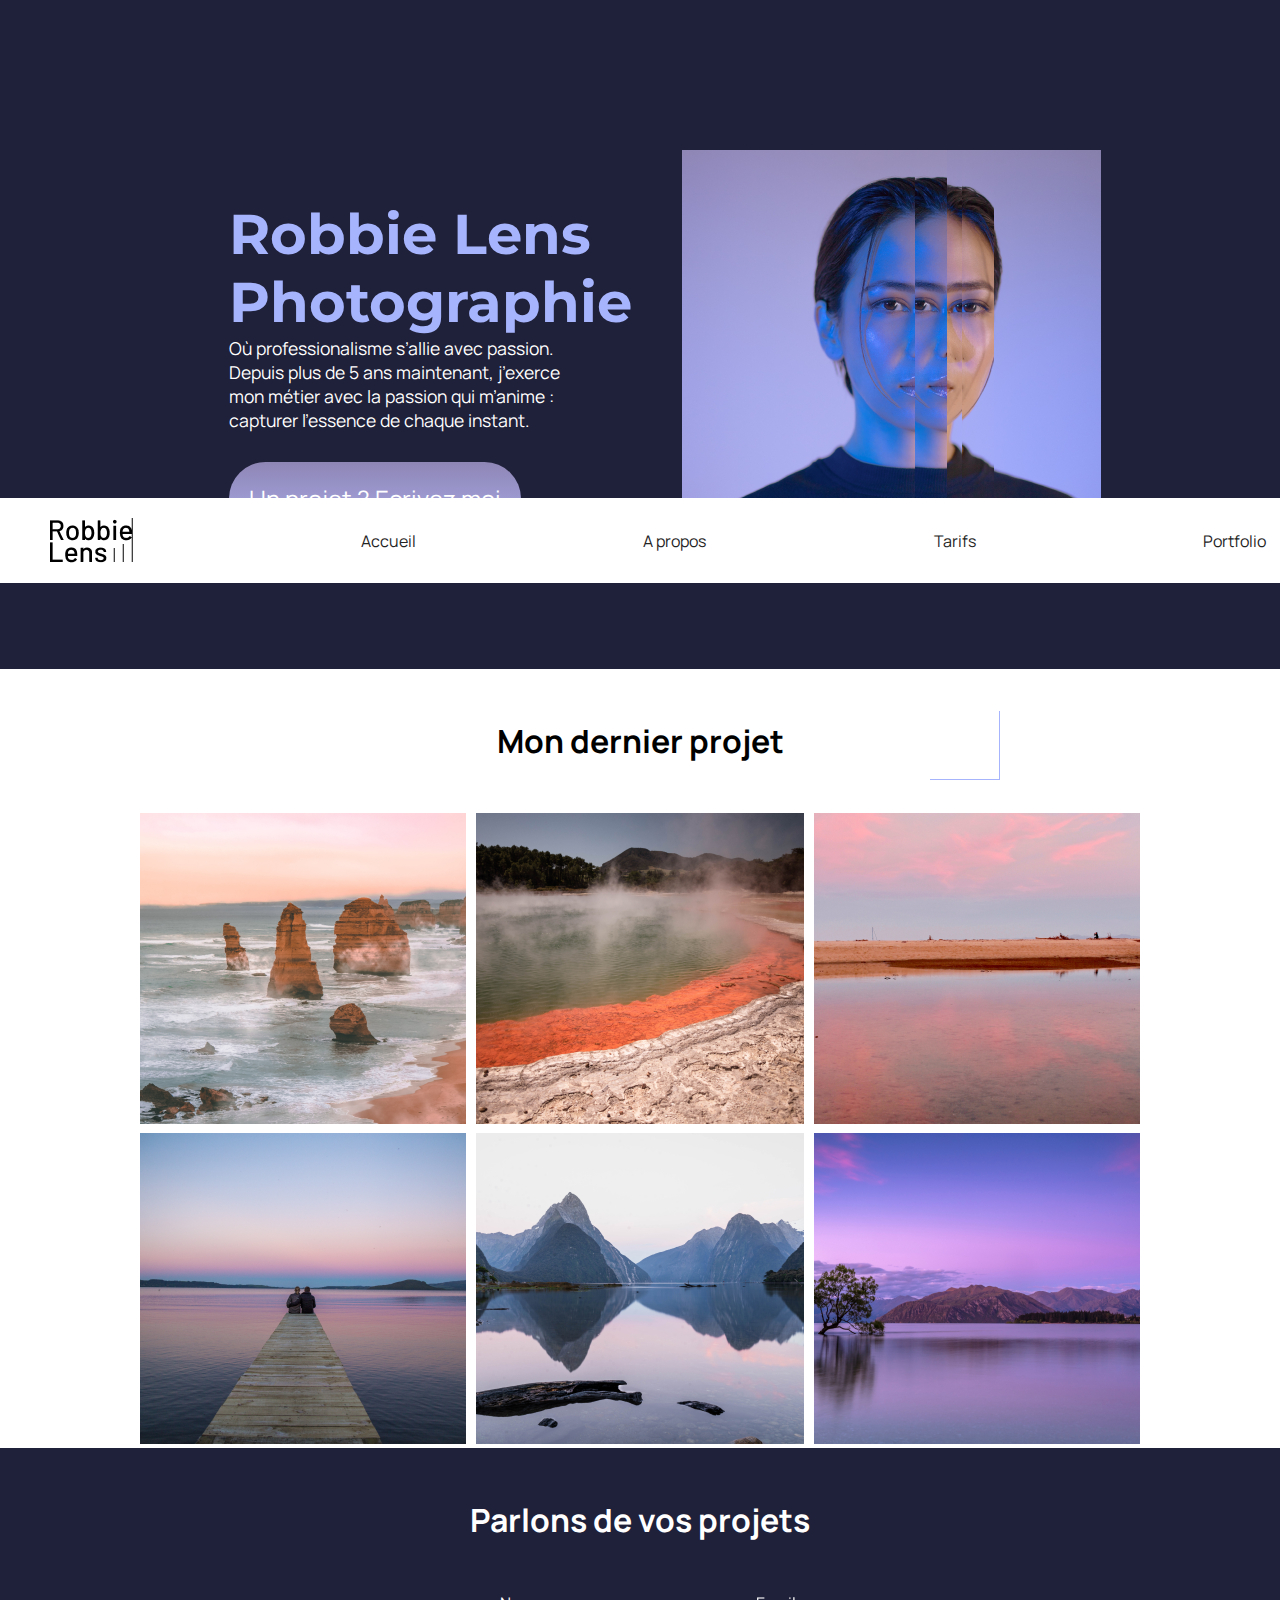
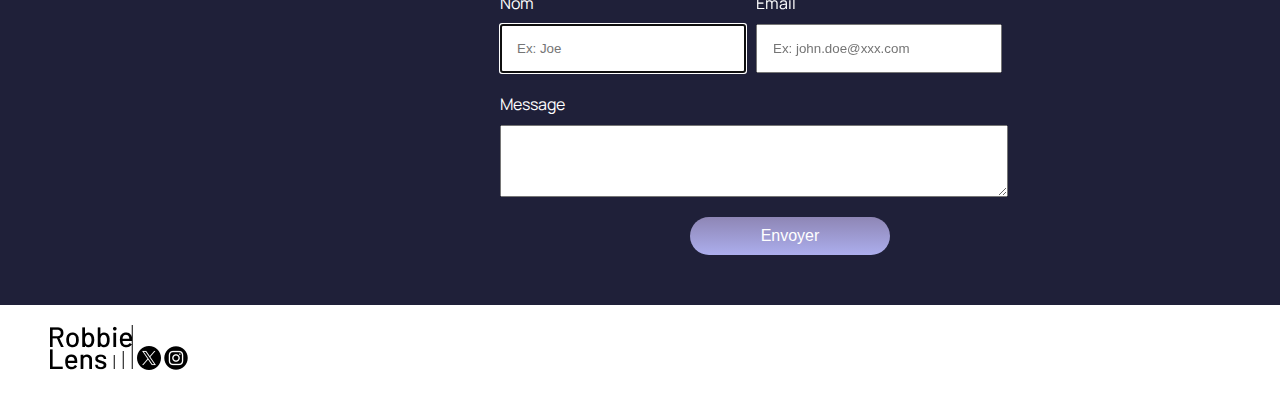
<file: index.html>
<!DOCTYPE html>
<html lang="fr">
<head>
    <meta charset="UTF-8">
    <meta name="viewport" content="width=device-width, initial-scale=1.0">
    <link rel="stylesheet" href="style/style.css">
    <link rel="preconnect" href="https://fonts.googleapis.com">
    <link rel="preconnect" href="https://fonts.gstatic.com" crossorigin>
    <link href="https://fonts.googleapis.com/css2?family=Montserrat:ital,wght@0,100..900;1,100..900&display=swap" rel="stylesheet">
    <link rel="preconnect" href="https://fonts.googleapis.com">
    <link rel="preconnect" href="https://fonts.gstatic.com" crossorigin>
    <link href="https://fonts.googleapis.com/css2?family=Manrope:wght@200..800&family=Montserrat:ital,wght@0,100..900;1,100..900&display=swap" rel="stylesheet">
    <title>Accueil - Robbie Lens Photographie</title>
</head>
<body>

    <header>
        <nav>
        <img src="images/logo.png" alt="logo du site" class="logo">   
        <a href="index.html" class="back">Accueil</a>
        <a href="a-propos.html" class="back">A propos</a>
        <a href="tarifs.html" class="back">Tarifs</a>
        <a href="portfolio.html" class="back">Portfolio</a>

        </nav>
    </header>

    <main>

        <section class="middle-deux">
            <div class="info">
                <h1>Robbie Lens <br> Photographie</h1><p>Où professionalisme s’allie avec passion. <br>Depuis plus de 5 ans maintenant, j’exerce <br> mon métier avec la passion qui m’anime : <br>capturer l’essence de chaque instant.</p>
                <a href="#contact" class="cta">Un projet ? Ecrivez moi</a><br>

            </div>


            <div>
                <img src="images/robbie-lens.png" alt="photo Robbie">
                <img src="images/accueil/Union.png" alt="" class="bordure">
            </div>
        </section>


        <section>

            <h2>Mon dernier projet</h2>
            <div class="container">
                <div class="photo"><img src="images/accueil/element-1.png" alt=""></div>
                <div class="photo"><img src="images/accueil/element-2.png" alt=""></div>
                <div class="photo"><img src="images/accueil/element-3.png" alt=""></div>
            </div>
            <div class="container deux">
                <div class="photo"><img src="images/accueil/element-4.png" alt=""></div>
                <div class="photo"><img src="images/accueil/element-5.png" alt=""></div>
                <div class="photo"><img src="images/accueil/element-6.png" alt=""></div>
            </div>



        </section>
        <section id="contact" class="section-contact">
            <h2 class="titre-contact">Parlons de vos projets</h2>
            <form action="" method="get">
                    <div class="form-nom-email">
                        <div class="form-column">
                            <label for="nom">Nom</label>
                            <input type="text" name="nom" id="nom" placeholder="Ex: Joe" autofocus required>
                        </div>
                        <div class="form-column">
                            <label for="email">Email</label>
                            <input type="email" name="email" id="email" placeholder="Ex: john.doe@xxx.com" required>
                        </div>
                    </div>
                    <label for="message">Message</label>
                    <textarea name="message" id="message"></textarea>
                    <input type="submit" value="Envoyer" class="submit">
                    



            </form>
        </section>



    </main>






    <footer class="bottom">

        <img src="images/logo.png" alt="logo du site" class="logo">
        <a href="https://www.x.com" target="_blank">
            <img src="images/twitter.png" alt="">
        </a>
        <a href="https://www.instagram.com" target="_blank">
            <img src="images/instagram.png" alt="">
        </a><br>
    </footer>

</body>
</html>
</file>
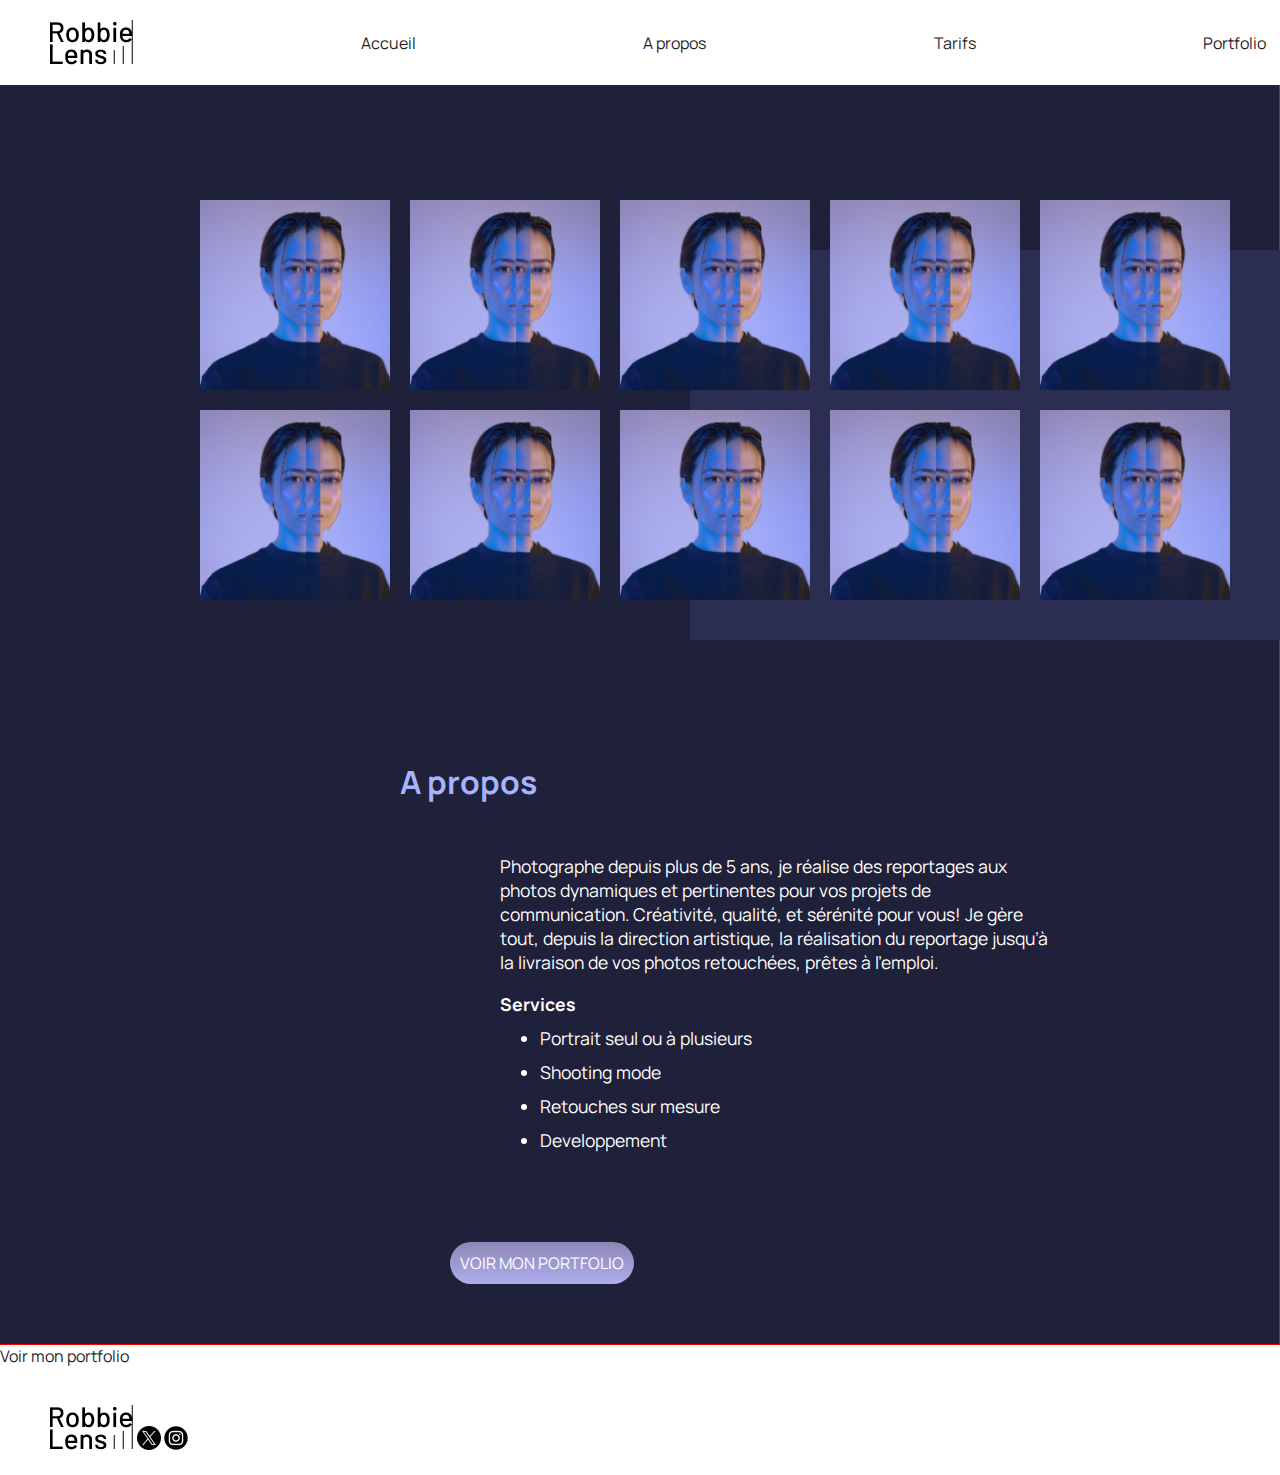
<file: a-propos.html>
<!DOCTYPE html>
<html lang="en">
<head>
    <meta charset="UTF-8">
    <meta name="viewport" content="width=device-width, initial-scale=1.0">
    <link rel="stylesheet" href="style/a-propos.css">
    <link rel="preconnect" href="https://fonts.googleapis.com">
    <link rel="preconnect" href="https://fonts.gstatic.com" crossorigin>
    <link href="https://fonts.googleapis.com/css2?family=Montserrat:ital,wght@0,100..900;1,100..900&display=swap" rel="stylesheet">
    <link rel="preconnect" href="https://fonts.googleapis.com">
    <link rel="preconnect" href="https://fonts.gstatic.com" crossorigin>
    <link href="https://fonts.googleapis.com/css2?family=Manrope:wght@200..800&family=Montserrat:ital,wght@0,100..900;1,100..900&display=swap" rel="stylesheet">
    <title>Document</title>
</head>
<body>



    <header class="top">
        <nav>
        <img src="images/logo.png" alt="logo du site" class="logo">   
        <a href="index.html" class="back">Accueil</a>
        <a href="a-propos.html" class="back">A propos</a>
        <a href="tarifs.html" class="back">Tarifs</a>
        <a href="portfolio.html" class="back">Portfolio</a>

        </nav>
    </header>

    <main>
        <section class="section-apropos-portfolio">
            <div class="galerie-portrait">
                <img src="images/robbie-lens.png" alt="" class="photo-robbielens">
                <img src="images/robbie-lens.png" alt="" class="photo-robbielens">
                <img src="images/robbie-lens.png" alt="" class="photo-robbielens">
                <img src="images/robbie-lens.png" alt="" class="photo-robbielens">
                <img src="images/robbie-lens.png" alt="" class="photo-robbielens">
                <img src="images/robbie-lens.png" alt="" class="photo-robbielens">
                <img src="images/robbie-lens.png" alt="" class="photo-robbielens">
                <img src="images/robbie-lens.png" alt="" class="photo-robbielens">
                <img src="images/robbie-lens.png" alt="" class="photo-robbielens">
                <img src="images/robbie-lens.png" alt="" class="photo-robbielens">
            </div>

            <h2>A propos</h2>
            <div class="contenu-apropos">
                <p>Photographe depuis plus de 5 ans, je réalise des reportages aux  <br>photos dynamiques et pertinentes pour vos projets de <br> communication. Créativité, qualité, et sérénité pour vous! Je gère <br> tout, depuis la direction artistique, la réalisation du reportage jusqu’à <br> la livraison de vos photos retouchées, prêtes à l’emploi.</p><br>
                <h3>Services</h3>
                <ul>
                    <li>Portrait seul ou à plusieurs</li>
                    <li>Shooting mode</li>
                    <li>Retouches sur mesure</li>
                    <li>Developpement</li>
                </ul>
                <a href="portfolio.html" class="cta">VOIR MON PORTFOLIO</a>
            </div>

                        <div class="carre">
            </div>
            
        </section>
    </main>


    <div>
        <a href="#" class="watch">Voir mon portfolio</a>
    </div><br>




    <footer class="bottom">

        <img src="images/logo.png" alt="logo du site" class="logo">
        <a href="https://www.x.com" target="_blank">
            <img src="images/twitter.png" alt="">
        </a>
        <a href="https://www.instagram.com" target="_blank">
            <img src="images/instagram.png" alt="">
        </a><br>
    </footer>

</body>
</html>
</file>
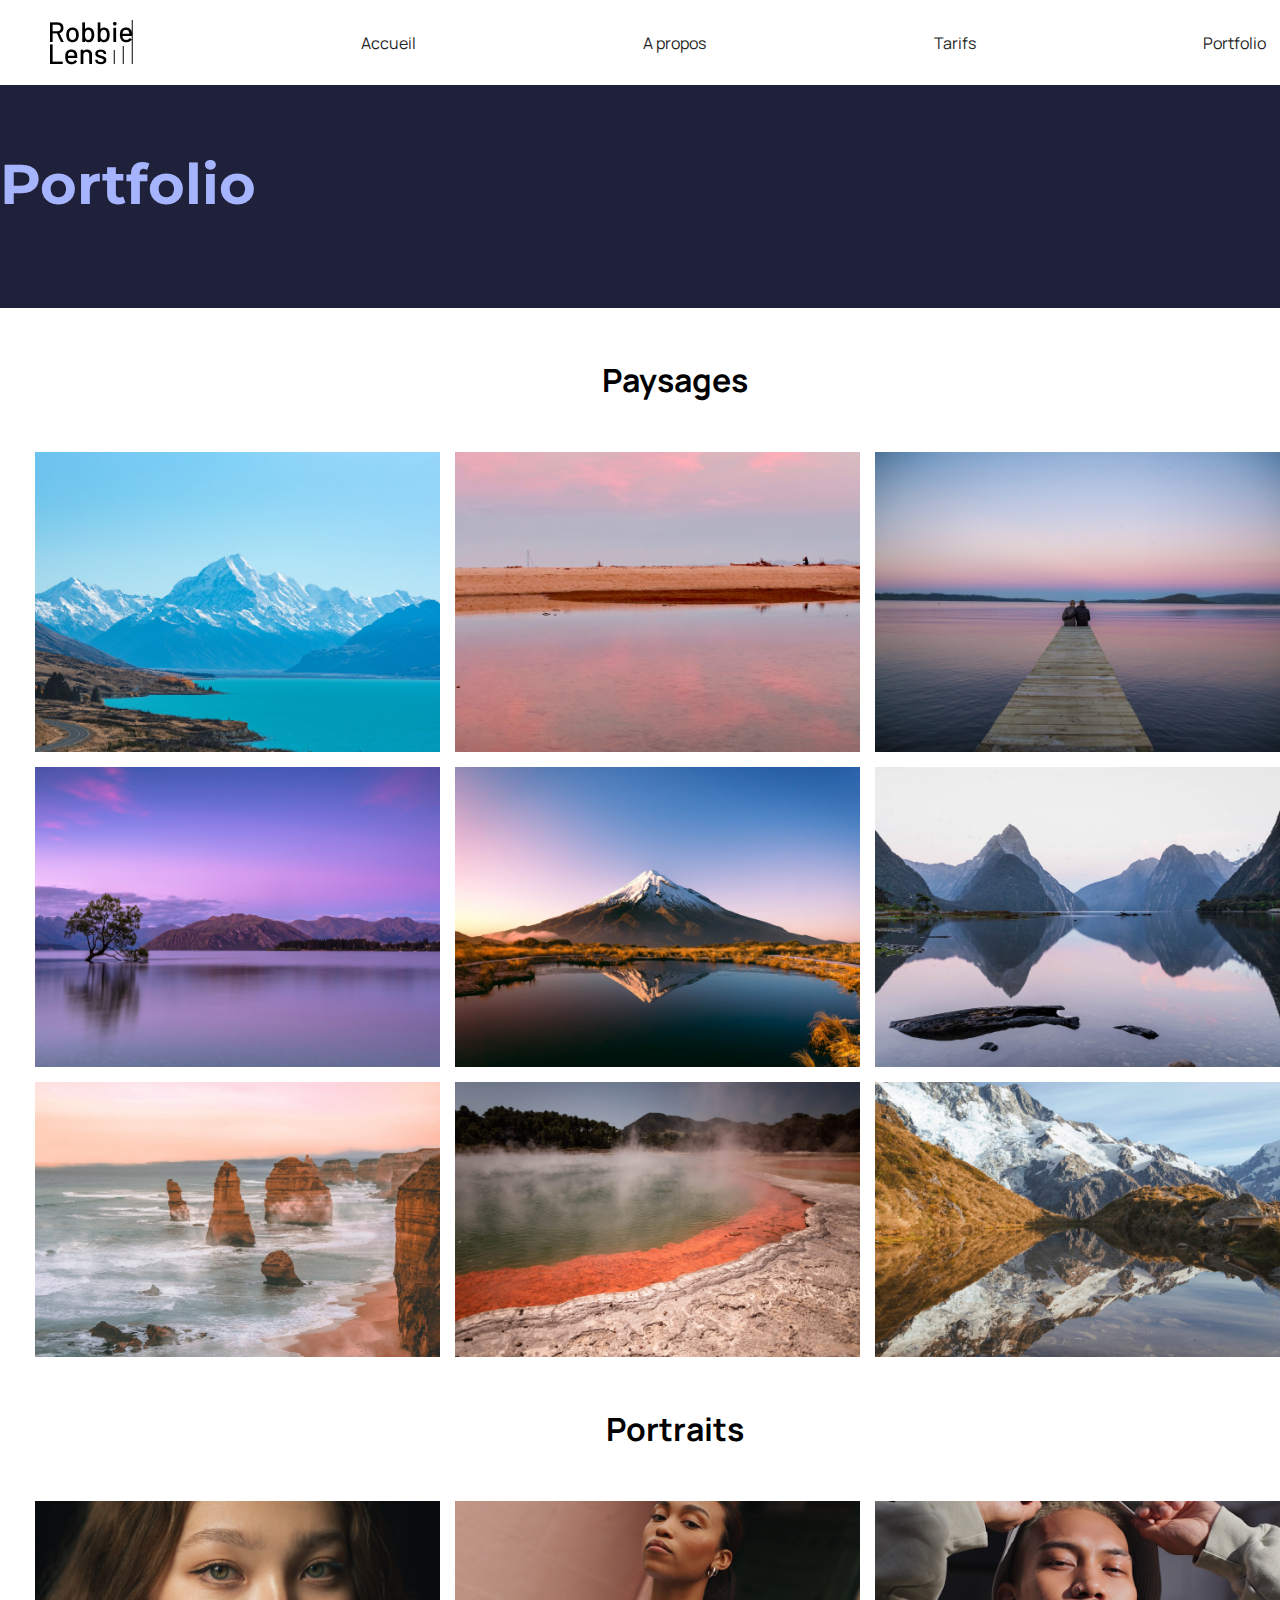
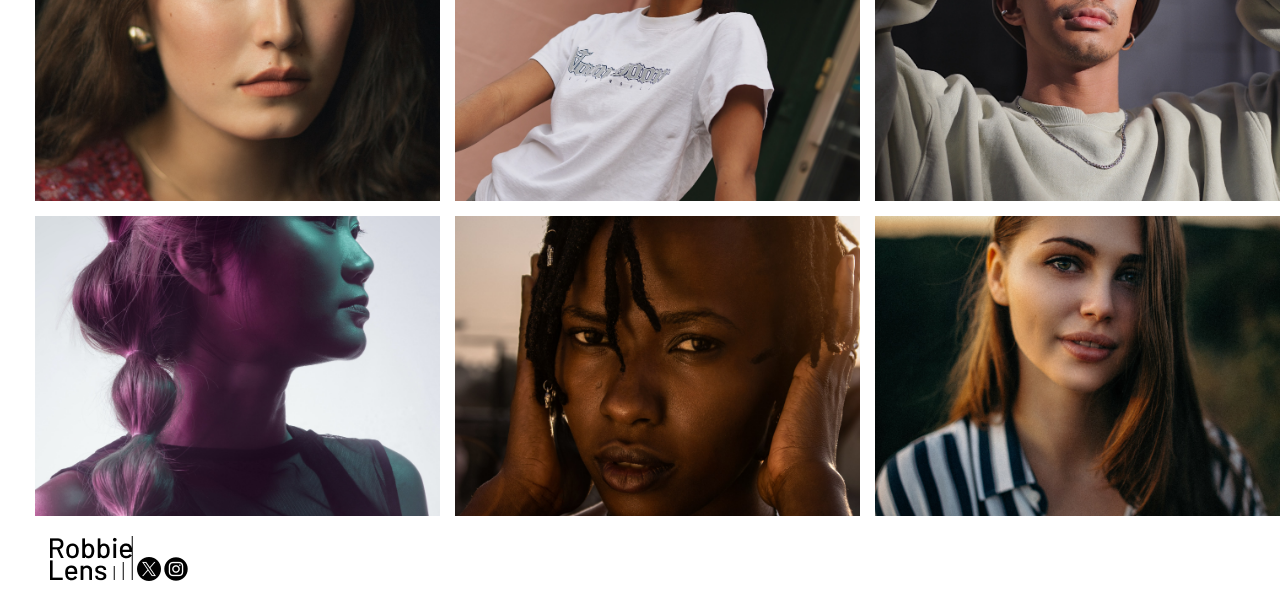
<file: portfolio.html>
<!DOCTYPE html>
<html lang="en">
<head>
    <meta charset="UTF-8">
    <meta name="viewport" content="width=device-width, initial-scale=1.0">
    <link rel="stylesheet" href="style/portfolio.css">
    <link rel="preconnect" href="https://fonts.googleapis.com">
    <link rel="preconnect" href="https://fonts.gstatic.com" crossorigin>
    <link href="https://fonts.googleapis.com/css2?family=Montserrat:ital,wght@0,100..900;1,100..900&display=swap" rel="stylesheet">
    <link rel="preconnect" href="https://fonts.googleapis.com">
    <link rel="preconnect" href="https://fonts.gstatic.com" crossorigin>
    <link href="https://fonts.googleapis.com/css2?family=Manrope:wght@200..800&family=Montserrat:ital,wght@0,100..900;1,100..900&display=swap" rel="stylesheet">

    <title>Portfolio</title>
</head>
<body>
    <header class="top">
        <nav>
        <img src="images/logo.png" alt="logo du site" class="logo">   
        <a href="index.html" class="back">Accueil</a>
        <a href="a-propos.html" class="back">A propos</a>
        <a href="tarifs.html" class="back">Tarifs</a>
        <a href="portfolio.html" class="back">Portfolio</a>

        </nav>
    </header>
    <main>
        <section class="titre-portfolio">

            <h1>Portfolio</h1>

        </section>

        <section class="portfolio-section-photos">

            <h2>Paysages</h2>
            <div class="grid-paysages">
                <a href="images/portfolio/paysage1.jpg" class="lien-conteneur-photo">
                    <img src="images/portfolio/paysage1.jpg" alt="">
                    <div class="photo-hover">Voir plus</div>
                </a>
                <a href="images/portfolio/paysage2.jpg" class="lien-conteneur-photo">
                    <img src="images/portfolio/paysage2.jpg" alt="">
                    <div class="photo-hover">Voir plus</div>
                </a>
                <a href="images/portfolio/paysage3.jpg" class="lien-conteneur-photo">
                    <img src="images/portfolio/paysage3.jpg" alt="">
                    <div class="photo-hover">Voir plus</div>
                </a>
                <a href="images/portfolio/paysage4.jpg" class="lien-conteneur-photo">
                    <img src="images/portfolio/paysage4.jpg" alt="">
                    <div class="photo-hover">Voir plus</div>
                </a>
                <a href="images/portfolio/paysage5.jpg" class="lien-conteneur-photo">
                    <img src="images/portfolio/paysage5.jpg" alt="">
                    <div class="photo-hover">Voir plus</div>
                </a>
                <a href="images/portfolio/paysage6.jpg" class="lien-conteneur-photo">
                    <img src="images/portfolio/paysage6.jpg" alt="">
                    <div class="photo-hover">Voir plus</div>
                </a>
                <a href="images/portfolio/paysage7.jpg" class="lien-conteneur-photo">
                    <img src="images/portfolio/paysage7.jpg" alt="">
                    <div class="photo-hover">Voir plus</div>
                </a>
                <a href="images/portfolio/paysage8.jpg" class="lien-conteneur-photo">
                    <img src="images/portfolio/paysage8.jpg" alt="">
                    <div class="photo-hover">Voir plus</div>
                </a>
                <a href="images/portfolio/paysage9.jpg" class="lien-conteneur-photo">
                    <img src="images/portfolio/paysage9.jpg" alt="">
                    <div class="photo-hover">Voir plus</div>
                </a>

            </div>
        </section>

        <section class="portfolio-section-photos">

            <h2>Portraits</h2>
            <div class="grid-portraits">
                <a href="images/portfolio/portrait1.jpg" class="lien-conteneur-photo">
                    <img src="images/portfolio/portrait1.jpg" alt="">
                    <div class="photo-hover">Voir plus</div>
                </a>
                <a href="images/portfolio/portrait2.jpg" class="lien-conteneur-photo">
                    <img src="images/portfolio/portrait2.jpg" alt="">
                    <div class="photo-hover">Voir plus</div>
                </a>
                <a href="images/portfolio/portrait3.jpg" class="lien-conteneur-photo">
                    <img src="images/portfolio/portrait3.jpg" alt="">
                    <div class="photo-hover">Voir plus</div>
                </a>
                <a href="images/portfolio/portrait4.jpg" class="lien-conteneur-photo">
                    <img src="images/portfolio/portrait4.jpg" alt="">
                    <div class="photo-hover">Voir plus</div>
                </a>
                <a href="images/portfolio/portrait5.jpg" class="lien-conteneur-photo">
                    <img src="images/portfolio/portrait5.jpg" alt="">
                    <div class="photo-hover">Voir plus</div>
                </a>
                <a href="images/portfolio/portrait6.jpg" class="lien-conteneur-photo">
                    <img src="images/portfolio/portrait6.jpg" alt="">
                    <div class="photo-hover">Voir plus</div>
                </a>




            </div>

        </section>
        <footer class="bottom">

            <img src="images/logo.png" alt="logo du site" class="logo">
            <a href="https://www.x.com" target="_blank">
                <img src="images/twitter.png" alt="">
            </a>
            <a href="https://www.instagram.com" target="_blank">
                <img src="images/instagram.png" alt="">
            </a><br>
        </footer>
    </main>
</body>
</html>
</file>
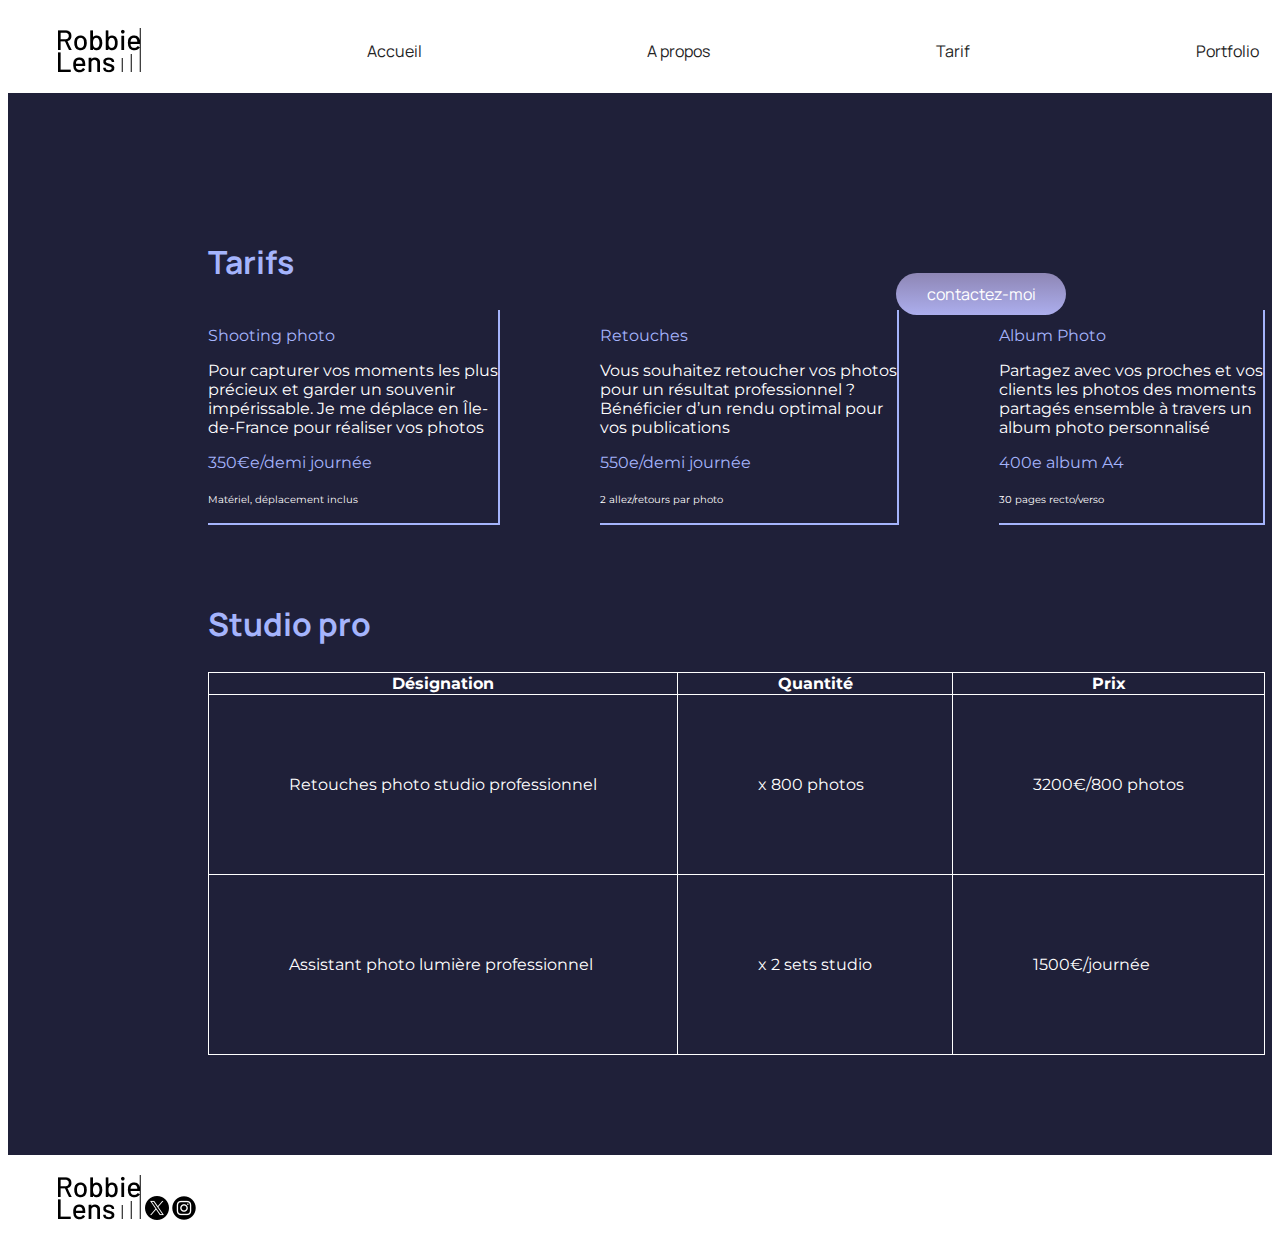
<file: tarifs.html>
<!DOCTYPE html>
<html lang="en">
<head>
    <meta charset="UTF-8">
    <meta name="viewport" content="width=device-width, initial-scale=1.0">
    <link rel="stylesheet" href="style/tarifs.css">
    <link rel="preconnect" href="https://fonts.googleapis.com">
    <link rel="preconnect" href="https://fonts.gstatic.com" crossorigin>
    <link href="https://fonts.googleapis.com/css2?family=Montserrat:ital,wght@0,100..900;1,100..900&display=swap" rel="stylesheet">
    <link rel="preconnect" href="https://fonts.googleapis.com">
    <link rel="preconnect" href="https://fonts.gstatic.com" crossorigin>
    <link href="https://fonts.googleapis.com/css2?family=Manrope:wght@200..800&family=Montserrat:ital,wght@0,100..900;1,100..900&display=swap" rel="stylesheet">

    <title>Document</title>
</head>
<body>

    <header class="top">
        <nav>
        <img src="images/logo.png" alt="logo du site" class="logo">   
        <a href="index.html" class="back">Accueil</a>
        <a href="a-propos.html" class="back">A propos</a>
        <a href="a-propos.html" class="back">Tarif</a>
        <a href="portfolio.html" class="back">Portfolio</a>

        </nav>
    </header>

    <main>
        <section class="section-tarifs">
            <h2>Tarifs</h2>
            <a href="index.html#contact" class="cta">contactez-moi</a>
            <div class="box-info">
                <div class="border">
                    <p><span>Shooting photo</span></p>
                    <p>Pour capturer vos moments les plus <br>précieux et garder un souvenir <br>impérissable. Je me déplace en Île- <br>de-France pour réaliser vos photos</p>
                    <p><span>350€e/demi journée</span></p>
                    <p><span class="info">Matériel, déplacement inclus</span></p>

                </div>
                <div class="border">
                    <p><span>Retouches</span></p>
                    <p>Vous souhaitez retoucher vos photos<br>pour un résultat professionnel ? <br>Bénéficier d’un rendu optimal pour<br>vos publications</p>
                    <p><span>550e/demi journée</span></p>
                    <p><span class="info">2 allez/retours par photo</span></p>
                     

                </div>
                <div class="border">
                    <p><span>Album Photo</span></p>
                    <p>Partagez avec vos proches et vos  <br>clients les photos des moments <br>partagés ensemble à travers un<br>album photo personnalisé</p>
                    <p><span>400e album A4</span></p>
                    <p><span class="info">30 pages recto/verso</span></p>
                      

                </div>

            </div>
        </section>

        <section class="section-studio-pro">
            <h2>Studio pro</h2>
            <table>
                <tr>
                    <th>Désignation</th>
                    <th>Quantité</th>
                    <th>Prix</th>
                </tr>

                <tr>
                    <td>Retouches photo
                    studio professionnel</td>
                    <td>x 800 photos</td>
                    <td>3200€/800 photos</td>
                </tr>

                <tr>
                    <td>Assistant photo
                    lumière professionnel</td>
                    <td>x 2 sets studio</td>
                    <td>1500€/journée</td>
                </tr>
            </table>
        </section>

    </main>
    
    <footer>

        <img src="images/logo.png" alt="logo du site" class="logo">
        <a href="https://www.x.com" target="_blank">
            <img src="images/twitter.png" alt="">
        </a>
        <a href="https://www.instagram.com" target="_blank">
            <img src="images/instagram.png" alt="">
        </a><br>
    </footer>
</body>
</html>
</file>
<file: style/style.css>
*{
    margin: 0;
}

header, footer{
    padding-top: 20px ;
    padding-bottom: 20px ;
    padding-left: 50px;
    padding-right: 50px;
    width: 95%;
    background-color: white;
}

header{
    position: fixed;
    z-index: 1;

}

nav{
    display: flex;
    flex-direction: row;
    justify-content: space-between;
    align-items: center;

    
}


.back:hover{
    background-color:black;
    color:white;
    border-radius: 10%;
}


h1{
    font-size: 3.5em;
    color: #A5B4FC;
    font-family: 'Montserrat';
}

h2{
    padding-top: 50px;
    padding-bottom: 50px;
    font-size: 2em;
    font-family: 'Manrope';
    color: black;
    display: flex;
    justify-content: center;

}

p, h3{
    font-size: 1.1em;
    font-family: 'Manrope';
    color: white;
}

a{
    color: #242424;
    text-decoration: none;
    font-size: 1em;
    font-family: 'Manrope';
}


li{
        padding-top: 10px;

}







.cta{
  background: linear-gradient(#8e86b5, #acaeed);
  color: white;
  border-radius: 50px;
  display: inline-block;
  padding: 20px;
  position: relative;
  left: px;
  top:30px;
  font-size: 1.5em;
}

.watch:hover, .write:hover{
    background: linear-gradient(90deg,#696484,#8788BA );
}

.logo:hover{
 opacity: 0.5;
}


.info{
    padding: 50px;
}

.middle-deux{


    background-color: #1F2039;
    display: flex;
    flex-direction: row;
    justify-content: center;
    padding-top: 150px;
    padding-bottom: 90px;


}

.bordure{
    position: absolute;
    bottom : 120px;
    right: 280px;
}

.container{

    display: flex;
    flex-wrap: wrap;
    gap: 10px;
    justify-content: center;
    
}

.deux{
    padding-top: 
    5px;
}

.photo:hover{
    opacity: 0.6;
}

.section-contact{
    background-color: #1F2039;

}

.titre-contact{
    color:white !important;
}


form {
  display: flex;
  flex-direction: column;
  width: 40%;
  color: white;
  margin-left:490px;
  font-family: "Manrope";

}

.form-nom-email{
    display: flex;
    flex-direction: row;
}

.form-column{
    display: flex;
    flex-direction: column;
    margin-bottom: 20px;
    flex:1;

}

input{
    padding: 15px;
    margin-left: 10px;

}

textarea{
    padding: 20px;
    margin-left:10px;
    width: 91% !important;
}

label{
    margin-bottom: 10px;
    margin-left: 10px;
}

.submit{
  background: linear-gradient(#8e86b5, #acaeed);
  color: white;
  border-radius: 50px;
  padding: 10px;
  font-size: 1em;
  width: 200px !important;
  margin-left:200px;
  margin-top: 20px;
  margin-bottom: 50px;
  border: none;
}

.submit:hover{
      background: linear-gradient(#5a5573, #acaeed);

}
</file>
<file: style/a-propos.css>
*{
    margin: 0;
}

header, footer{
    padding-top: 20px ;
    padding-bottom: 20px ;
    padding-left: 50px;
    padding-right: 50px;
    width: 95%;
    background-color: white;
}

header{
    position: fixed;
    z-index: 2;

}

nav{
    display: flex;
    flex-direction: row;
    justify-content: space-between;
    align-items: center;

    
}

a{
    color: #242424;
    text-decoration: none;
    font-size: 1em;
    font-family: 'Manrope';
}


li{
        padding-top: 10px;

}



.back:hover{
    background-color:black;
    color:white;
    border-radius: 10%;
}

ul{
    font-size: 1em;
    font-family: Manrope;
    color: #F9F8FF;
}

.pro
{
    color : #A5B4FC;
}

.section-apropos-portfolio{
    background-color: #1F2039;
    border-right: 1px solid red;
    border-bottom: 1px solid red;
    padding-bottom: 150px;




}


.galerie-portrait{
    padding-top: 200px;

    display: grid;
    grid-template-columns: 200px 200px 200px 200px 200px;
    grid-template-rows: 200px 200px;
    gap: 10px;
    margin-left: 200px;

}
.photo-robbielens{
    width: 190px;
    height: 190px;
    z-index: 1;


}

.carre{

	width:600px;
	height:390px;
	background:#2C2E51;
    position: absolute;
    bottom: 350px;
    left: 690px;
    top: 250px;



}

h2{
    margin-top: 150px;
    margin-left: 400px;
    font-size: 2em;
    font-family: 'Manrope';
    color: #A5B4FC;
}

p, h3, ul{
    font-size: 1.1em;
    font-family: 'Manrope';
    color: white;
    margin-left: 50px;
    

}

.contenu-apropos{
    margin-left: 450px;
    margin-top: 50px;


}

.cta{
  background: linear-gradient(#8e86b5, #acaeed);
  color: white;
  border-radius: 50px;
  display: inline-block;
  padding: 10px;
  position: relative;
  left: px;
  top:90px;
  font-size: 1em;
}

.cta:hover{
    background: linear-gradient(#5a5573, #acaeed);
}
</file>
<file: style/portfolio.css>
*{
    margin: 0;
}

header, footer{
    padding-top: 20px ;
    padding-bottom: 20px ;
    padding-left: 50px;
    padding-right: 50px;
    width: 95%;
    background-color: white;
}

header{
    position: fixed;
    z-index: 1;

}

nav{
    display: flex;
    flex-direction: row;
    justify-content: space-between;
    align-items: center;

    
}


.back:hover{
    background-color:black;
    color:white;
    border-radius: 10%;
}


h1{
    font-size: 3.5em;
    color: #A5B4FC;
    font-family: 'Montserrat';
}

h2{
    padding-top: 50px;
    padding-bottom: 50px;
    font-size: 2em;
    font-family: 'Manrope';
    color: black;
    display: flex;
    justify-content: center;

}

p, h3{
    font-size: 1.1em;
    font-family: 'Manrope';
    color: white;
}

a{
    color: #242424;
    text-decoration: none;
    font-size: 1em;
    font-family: 'Manrope';
}


li{
        padding-top: 10px;

}




.trois{
    padding: 70px;
    padding-top: 150px;
}

.titre1{
    padding-top: 50px;
    padding-bottom: 50px;
    font-size: 2em;
    font-family: 'Manrope';
    color: black;
    text-align: left;
    padding-left: 10px;

}

.portfolio-section-photos, h2{
    text-align: left;
    padding-left: 35px;
}

.grid-paysages,
.grid-portraits
{
    display:grid;
    grid-template-columns: 1fr 1fr 1fr;
    grid-template-rows: 300px 300px;
    gap: 15px;
}

.grid-paysages img,
.grid-portraits img{
    height: 100%;
    width: 100%;
    object-fit: cover;
}

.lien-conteneur-photo{
    position: relative
}

.photo-hover{
    color:white;
    background-color: black;
    height: 100%;
    width: 100%;
    position: absolute;
    top: 0;
    left: 0;
    bottom: 0;
    right: 0;
    display: flex;
    justify-content: center;
    align-items: center;
    opacity: 0.6;
    display: none;
    font-size: 1.5em;
    font-weight: bold;
    font-family: 'Manrope';

}

.lien-conteneur-photo:hover .photo-hover{
    display: flex;
}



.titre-portfolio{


    background-color: #1F2039;
    padding-top: 150px;
    padding-bottom: 90px;


}
</file>
<file: style/tarifs.css>
*{
    color: white;
    font-family: 'Montserrat';
}

header, footer{
    padding-top: 20px ;
    padding-bottom: 20px ;
    padding-left: 50px;
    padding-right: 50px;
    width: 95%;
    background-color: white;
}


nav{
    display: flex;
    flex-direction: row;
    justify-content: space-between;
    align-items: center;

    
}

.back:hover{
    background-color:black;
    color:white;
    border-radius: 10%;
}



a{
    color: #242424;
    text-decoration: none;
    font-size: 1em;
    font-family: 'Manrope';
}


li{
        padding-top: 10px;

} 

main{
    background-color: #1F2039;
}


.section-tarifs{
    padding-left: 200px;
    padding-top: 120px;
    padding-bottom: 50px;

}

.cta{
  background: linear-gradient(#8e86b5, #acaeed);
  color: white;
  border-radius: 50px;
  display: inline-block;
  padding: 10px;
  width: 150px;
  text-align: center;
  position: absolute;
  left:70%;
  bottom: 65%;
  font-size: 1em;
}

.box-info{
    display:flex;
    gap:100px;
}

span{
    color:#A5B4FC;
}

.info{
    font-size: 0.6em;
    color: white;
}

.border{
    border-right: 2px solid #A5B4FC;
    border-bottom: 2px solid #A5B4FC;
}

.section-studio-pro{
    padding-left: 200px;
        padding-bottom: 100px;
}

h2{

    font-size: 2em;
    font-family: 'Manrope';
    color: #A5B4FC;
}

td{
    border:solid 1px white;
    padding: 80px;
}

th{
    border:solid 1px white;
}
table{
    border-collapse: collapse;


}
</file>
